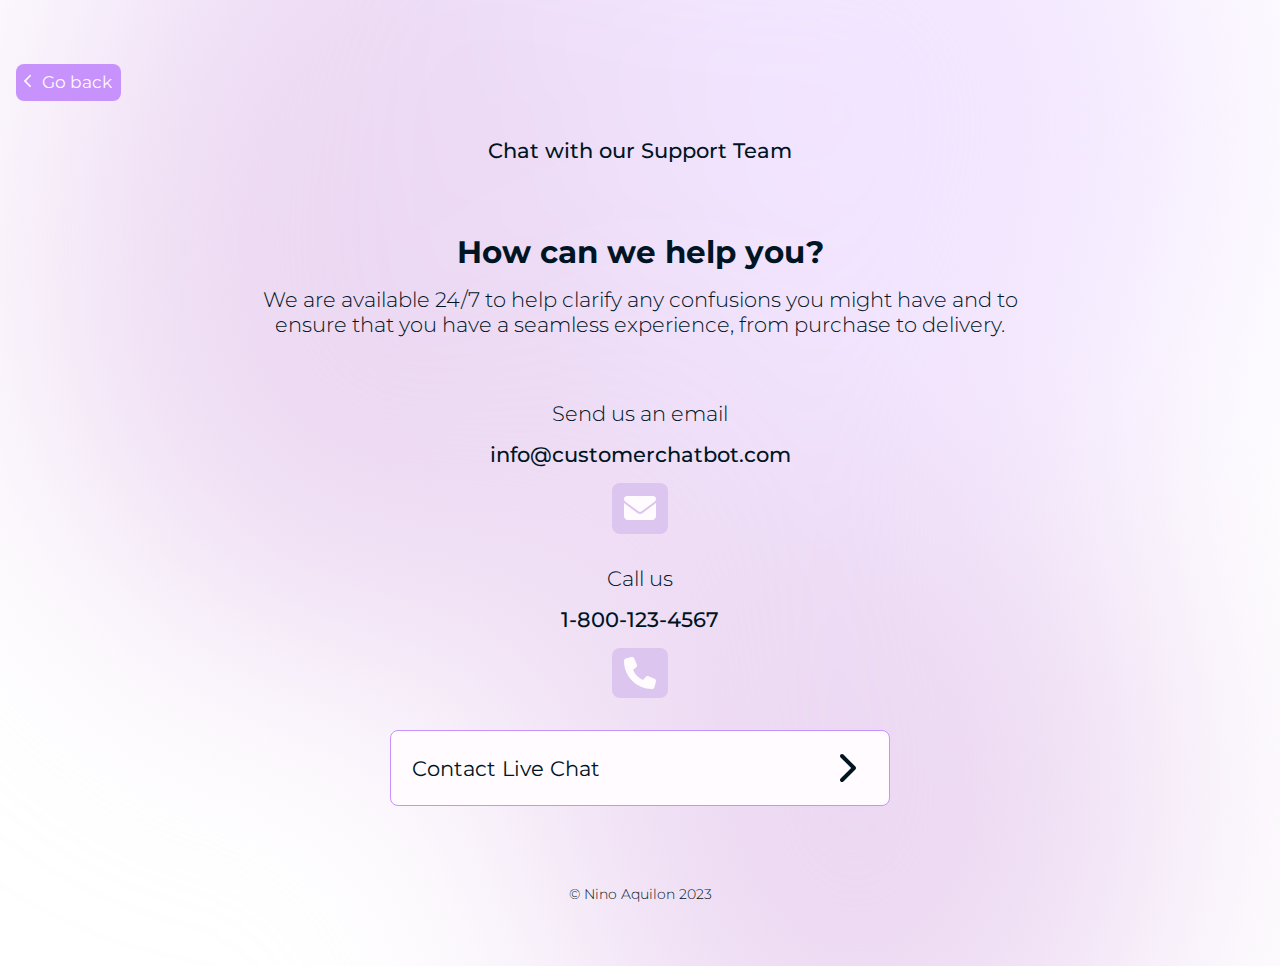
<file: public/index.html>
<!DOCTYPE html>
<html lang="en">

  <head>
    <meta charset="UTF-8" />
    <meta name="viewport" content="width=device-width, initial-scale=1.0" />
    <link rel="stylesheet" href="../css/style.css" />
    <link
      href="https://fonts.googleapis.com/css2?family=Montserrat:ital,wght@0,100;0,200;0,300;0,400;0,500;0,600;0,700;0,800;0,900;1,100;1,200;1,300;1,400;1,500;1,600;1,700;1,800;1,900&display=swap"
      rel="stylesheet" />
    <link rel="apple-touch-icon" sizes="180x180" href="favicon_io (2)/apple-touch-icon.png">
    <link rel="icon" type="image/png" sizes="32x32" href="favicon_io (2)/favicon-32x32.png">
    <link rel="icon" type="image/png" sizes="16x16" href="favicon_io (2)/favicon-16x16.png">
    <link rel="manifest" href="favicon_io (2)/site.webmanifest">
    <meta name="description" content="Chat with our support bot to get help with your order, delivery, payment, returns, and other questions." />
    <title>Customer Care Chat</title>
  </head>
  <body>
      <nav>
          <ul>
            <li><a href="index.html#">
              <svg 
                aria-hidden="true"
                focusable="false"
                xmlns="http://www.w3.org/2000/svg"
                height="14"
                width="14"
                viewBox="0 0 512 512"><!--!Font Awesome Free 6.5.1 by @fontawesome - https://fontawesome.com License - https://fontawesome.com/license/free Copyright 2024 Fonticons, Inc.--><path d="M9.4 233.4c-12.5 12.5-12.5 32.8 0 45.3l192 192c12.5 12.5 32.8 12.5 45.3 0s12.5-32.8 0-45.3L77.3 256 246.6 86.6c12.5-12.5 12.5-32.8 0-45.3s-32.8-12.5-45.3 0l-192 192z" fill="currentColor"/></svg>
              Go back</a>
              
            </li>
            <li><h1>Chat with our Support Team</h1></li>
          </ul>
      </nav>
      
      <main>
        <article id="help-section">
          <h2>How can we help you?</h2>
          <div class="text">
            <p>
              We are available 24/7 to help clarify any confusions you might have and to ensure that you have a seamless experience, from purchase to delivery.</p>
          </div>
        </article>

        <article id="contact">
          <div class="text">
              <h3>Send us an email</h3>
              <p>info@customerchatbot.com</p>
              <a href="mailto:info@customerchatbot.com"
                aria-label="Icon-only Button">
                  <svg
                    xmlns="http://www.w3.org/2000/svg"
                    height="32"
                    width="32"
                    viewBox="0 0 512 512"
                    aria-hidden="true"
                    focusable="false">
                    <path d="M48 64C21.5 64 0 85.5 0 112c0 15.1 7.1 29.3 19.2 38.4L236.8 313.6c11.4 8.5 27 8.5 38.4 0L492.8 150.4c12.1-9.1 19.2-23.3 19.2-38.4c0-26.5-21.5-48-48-48H48zM0 176V384c0 35.3 28.7 64 64 64H448c35.3 0 64-28.7 64-64V176L294.4 339.2c-22.8 17.1-54 17.1-76.8 0L0 176z" fill="currentColor" />
                  </svg>
               </a>
               </div>
               <div class="text">
               <h3>Call us</h3>
                <p>1-800-123-4567</p>
                <a href="tel:1-800-123-4567"
                  aria-label="Icon-only Button">
                    <svg
                      xmlns="http://www.w3.org/2000/svg"
                      height="32"
                      width="32"
                      viewBox="0 0 512 512"
                      aria-hidden="true"
                      focusable="false">
                      <path d="M164.9 24.6c-7.7-18.6-28-28.5-47.4-23.2l-88 24C12.1 30.2 0 46 0 64C0 311.4 200.6 512 448 512c18 0 33.8-12.1 38.6-29.5l24-88c5.3-19.4-4.6-39.7-23.2-47.4l-96-40c-16.3-6.8-35.2-2.1-46.3 11.6L304.7 368C234.3 334.7 177.3 277.7 144 207.3L193.3 167c13.7-11.2 18.4-30 11.6-46.3l-40-96z" fill="currentColor"/>
                    </svg>
                </a>
          </div>
          <a href="chat.html" class="chat-btn">Contact Live Chat
          <svg
              xmlns="http://www.w3.org/2000/svg"
              height="32"
              width="32"
              viewBox="0 0 512 512"
              aria-hidden="true"
              focusable="false">
              <path d="M310.6 233.4c12.5 12.5 12.5 32.8 0 45.3l-192 192c-12.5 12.5-32.8 12.5-45.3 0s-12.5-32.8 0-45.3L242.7 256 73.4 86.6c-12.5-12.5-12.5-32.8 0-45.3s32.8-12.5 45.3 0l192 192z" fill="currentColor"/>

            </svg>
          </a>
        </article>
      </main>

      <footer>
        <p small>&copy; Nino Aquilon 2023</p>
      </footer>

    <script src="../scripts/script.js"></script>
  </body>
</html>
</file>
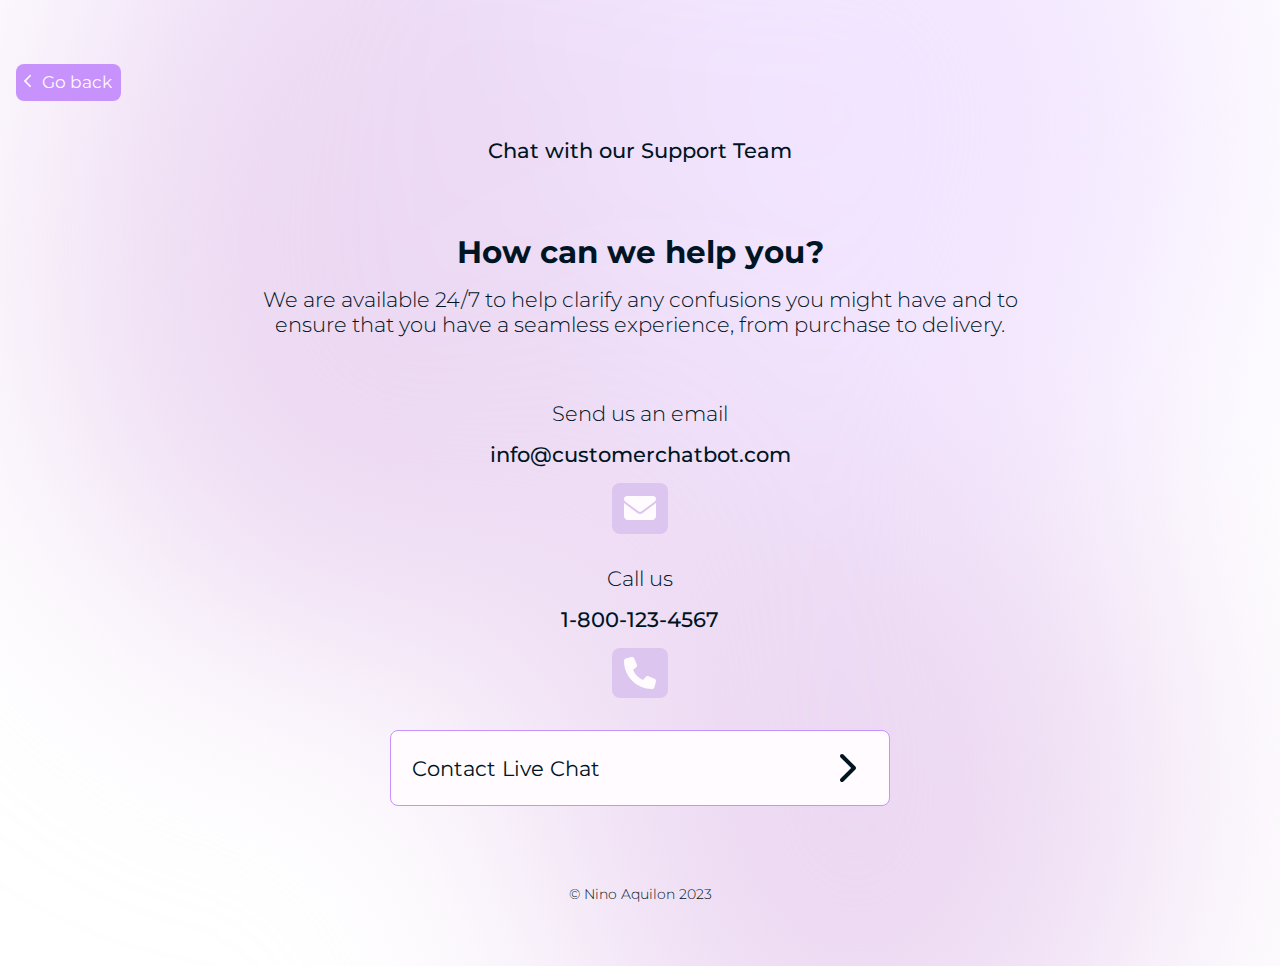
<file: code/public/index.html>
<!DOCTYPE html>
<html lang="en">

  <head>
    <meta charset="UTF-8" />
    <meta name="viewport" content="width=device-width, initial-scale=1.0" />
    <link rel="stylesheet" href="../css/style.css" />
    <link
      href="https://fonts.googleapis.com/css2?family=Montserrat:ital,wght@0,100;0,200;0,300;0,400;0,500;0,600;0,700;0,800;0,900;1,100;1,200;1,300;1,400;1,500;1,600;1,700;1,800;1,900&display=swap"
      rel="stylesheet" />
    <link rel="apple-touch-icon" sizes="180x180" href="favicon_io (2)/apple-touch-icon.png">
    <link rel="icon" type="image/png" sizes="32x32" href="favicon_io (2)/favicon-32x32.png">
    <link rel="icon" type="image/png" sizes="16x16" href="favicon_io (2)/favicon-16x16.png">
    <link rel="manifest" href="favicon_io (2)/site.webmanifest">
    <meta name="description" content="Chat with our support bot to get help with your order, delivery, payment, returns, and other questions." />
    <title>Customer Care Chat</title>
  </head>
  <body>
      <nav>
          <ul>
            <li><a href="index.html#">
              <svg 
                aria-hidden="true"
                focusable="false"
                xmlns="http://www.w3.org/2000/svg"
                height="14"
                width="14"
                viewBox="0 0 512 512"><!--!Font Awesome Free 6.5.1 by @fontawesome - https://fontawesome.com License - https://fontawesome.com/license/free Copyright 2024 Fonticons, Inc.--><path d="M9.4 233.4c-12.5 12.5-12.5 32.8 0 45.3l192 192c12.5 12.5 32.8 12.5 45.3 0s12.5-32.8 0-45.3L77.3 256 246.6 86.6c12.5-12.5 12.5-32.8 0-45.3s-32.8-12.5-45.3 0l-192 192z" fill="currentColor"/></svg>
              Go back</a>
              
            </li>
            <li><h1>Chat with our Support Team</h1></li>
          </ul>
      </nav>
      
      <main>
        <article id="help-section">
          <h2>How can we help you?</h2>
          <div class="text">
            <p>
              We are available 24/7 to help clarify any confusions you might have and to ensure that you have a seamless experience, from purchase to delivery.</p>
          </div>
        </article>

        <article id="contact">
          <div class="text">
              <h3>Send us an email</h3>
              <p>info@customerchatbot.com</p>
              <a href="mailto:info@customerchatbot.com"
                aria-label="Icon-only Button">
                  <svg
                    xmlns="http://www.w3.org/2000/svg"
                    height="32"
                    width="32"
                    viewBox="0 0 512 512"
                    aria-hidden="true"
                    focusable="false">
                    <path d="M48 64C21.5 64 0 85.5 0 112c0 15.1 7.1 29.3 19.2 38.4L236.8 313.6c11.4 8.5 27 8.5 38.4 0L492.8 150.4c12.1-9.1 19.2-23.3 19.2-38.4c0-26.5-21.5-48-48-48H48zM0 176V384c0 35.3 28.7 64 64 64H448c35.3 0 64-28.7 64-64V176L294.4 339.2c-22.8 17.1-54 17.1-76.8 0L0 176z" fill="currentColor" />
                  </svg>
               </a>
               </div>
               <div class="text">
               <h3>Call us</h3>
                <p>1-800-123-4567</p>
                <a href="tel:1-800-123-4567"
                  aria-label="Icon-only Button">
                    <svg
                      xmlns="http://www.w3.org/2000/svg"
                      height="32"
                      width="32"
                      viewBox="0 0 512 512"
                      aria-hidden="true"
                      focusable="false">
                      <path d="M164.9 24.6c-7.7-18.6-28-28.5-47.4-23.2l-88 24C12.1 30.2 0 46 0 64C0 311.4 200.6 512 448 512c18 0 33.8-12.1 38.6-29.5l24-88c5.3-19.4-4.6-39.7-23.2-47.4l-96-40c-16.3-6.8-35.2-2.1-46.3 11.6L304.7 368C234.3 334.7 177.3 277.7 144 207.3L193.3 167c13.7-11.2 18.4-30 11.6-46.3l-40-96z" fill="currentColor"/>
                    </svg>
                </a>
          </div>
          <a href="chat.html" class="chat-btn">Contact Live Chat
          <svg
              xmlns="http://www.w3.org/2000/svg"
              height="32"
              width="32"
              viewBox="0 0 512 512"
              aria-hidden="true"
              focusable="false">
              <path d="M310.6 233.4c12.5 12.5 12.5 32.8 0 45.3l-192 192c-12.5 12.5-32.8 12.5-45.3 0s-12.5-32.8 0-45.3L242.7 256 73.4 86.6c-12.5-12.5-12.5-32.8 0-45.3s32.8-12.5 45.3 0l192 192z" fill="currentColor"/>

            </svg>
          </a>
        </article>
      </main>

      <footer>
        <p small>&copy; Nino Aquilon 2023</p>
      </footer>

    <script src="../script.js"></script>
  </body>
</html>
</file>
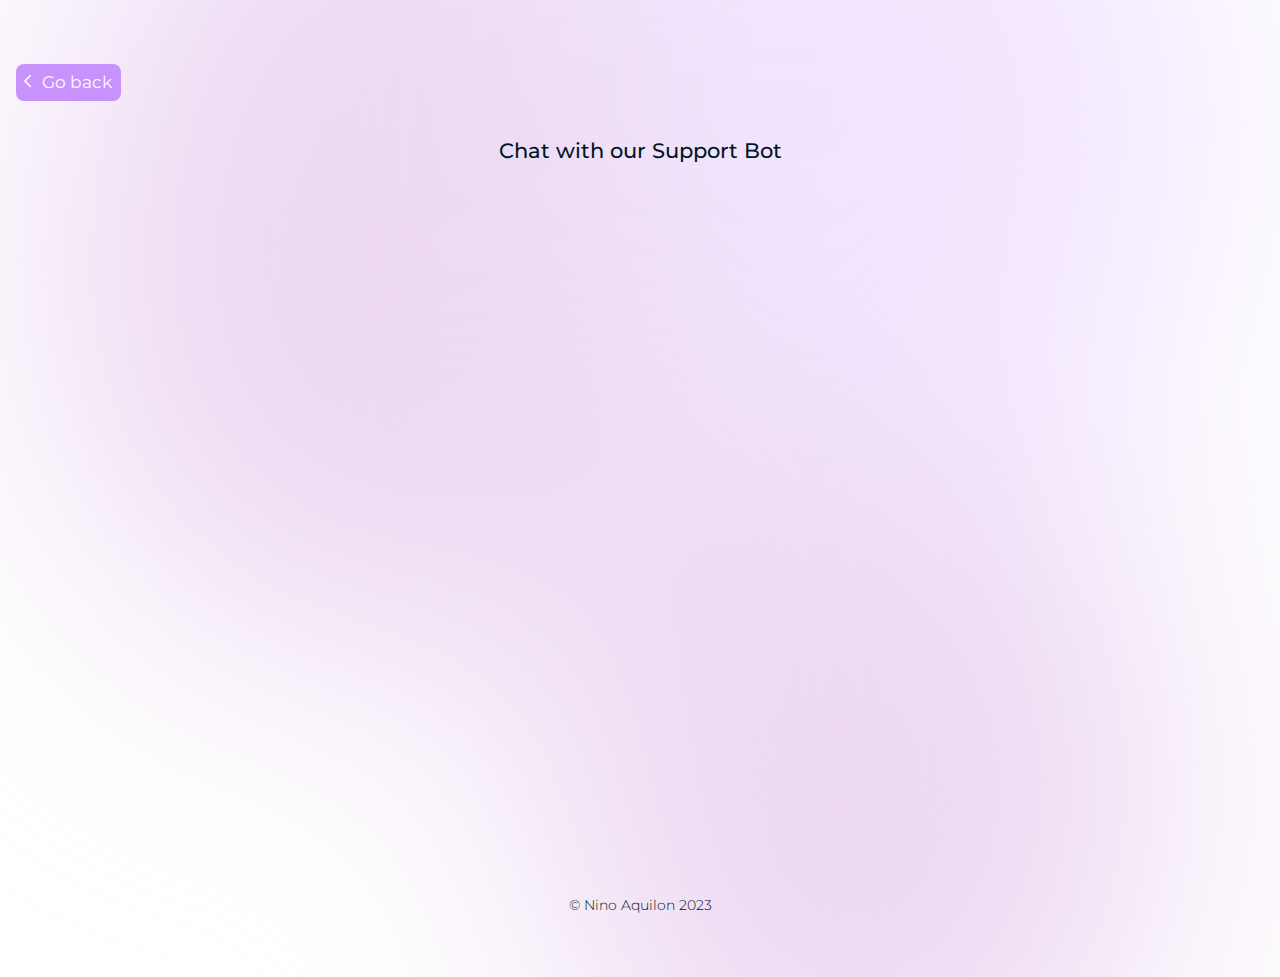
<file: public/chat.html>
<!DOCTYPE html>
<html lang="en">

  <head>
    <meta charset="UTF-8" />
    <meta name="viewport" content="width=device-width, initial-scale=1.0" />
    <link rel="stylesheet" href="../css/style.css" />
    <link
      href="https://fonts.googleapis.com/css2?family=Montserrat:ital,wght@0,100;0,200;0,300;0,400;0,500;0,600;0,700;0,800;0,900;1,100;1,200;1,300;1,400;1,500;1,600;1,700;1,800;1,900&display=swap"
      rel="stylesheet" />
      <link rel="apple-touch-icon" sizes="180x180" href="favicon_io (2)/apple-touch-icon.png">
      <link rel="icon" type="image/png" sizes="32x32" href="favicon_io (2)/favicon-32x32.png">
      <link rel="icon" type="image/png" sizes="16x16" href="favicon_io (2)/favicon-16x16.png">
      <link rel="manifest" href="favicon_io (2)/site.webmanifest">
      <meta name="description" content="Chat with our support bot to get help with your order, delivery, payment, returns, and other questions." />
    <title>Customer Care Chat</title>
  </head>
  <body>
    <nav>
        <ul>
          <li><a href="index.html#">
            <svg 
              aria-hidden="true"
              focusable="false"
              xmlns="http://www.w3.org/2000/svg"
              height="14"
              width="14"
              viewBox="0 0 512 512"><!--!Font Awesome Free 6.5.1 by @fontawesome - https://fontawesome.com License - https://fontawesome.com/license/free Copyright 2024 Fonticons, Inc.--><path d="M9.4 233.4c-12.5 12.5-12.5 32.8 0 45.3l192 192c12.5 12.5 32.8 12.5 45.3 0s12.5-32.8 0-45.3L77.3 256 246.6 86.6c12.5-12.5 12.5-32.8 0-45.3s-32.8-12.5-45.3 0l-192 192z" fill="currentColor"/></svg>
            Go back</a>
            
          </li>
          <li><h1>Chat with our Support Bot</h1></li>
        </ul>
    </nav>

      <main id="main-chat">
        <section class="chat" id="chat"></section>
        <div class="input-wrapper" id="input-wrapper">
          <form id="form">
            <label for="text-input">
              <input type="text" id="text-input" minlength="1" maxlength="25" hidden />
            </label>
            <button id="send-btn" type="submit" hidden>Send</button>
            <div id="options" hidden>
              <button type="button" id="order">Order</button>
              <button type="button" id="delivery">Delivery</button>
              <button type="button" id="payment">Payment</button>
              <button type="button" id="returns">Returns</button>
              <button type="button" id="other">Other</button>
            </div>
            <div id="order-options" hidden>
              <button type="button" id="option1">Product(s) sold out while my order was processed</button>
              <button type="button" id="option2">There was a problem processing my order</button>
              <button type="button" id="option3">I haven't received my order confirmation</button>
              <button type="button" id="option4">Other</button>
            </div>
            <div id="delivery-options" hidden>
              <button type="button" id="option5">I want to change my delivery details</button>
              <button type="button" id="option6">My delivery is delayed</button>
              <button type="button" id="option7">I haven't received my delivery</button>
              <button type="button" id="option8">Other</button>
            </div>
            <div id="payment-options" hidden>
              <button type="button" id="option9">My payment was declined while ordering</address></button>
              <button type="button" id="option10">Products sold out after my payment was processed</button>
              <button type="button" id="option11">I want to change my payment details</button>
              <button type="button" id="option12">Other</button>
            </div>
            <div id="returns-options" hidden>
              <button type="button" id="option13">I want to make a return</button>
              <button type="button" id="option14">I want a refund</button>
              <button type="button" id="option15">I haven't received my refund</button>
              <button type="button" id="option16">Other</button>
            </div>
            <div id="other-options" hidden>
              <button type="button" id="option17">I have a question about a product</address></button>
              <button type="button" id="option18">I have a question about my account</button>
              <button type="button" id="option19">I have a question about a promotion</button>
              <button type="button" id="option20">Other</button>
          </form>
        </div>
      </main>

      <footer>
        <p small>&copy; Nino Aquilon 2023</p>
      </footer>

      <script src="../scripts/script.js"></script>
  </body>
</html>
</file>
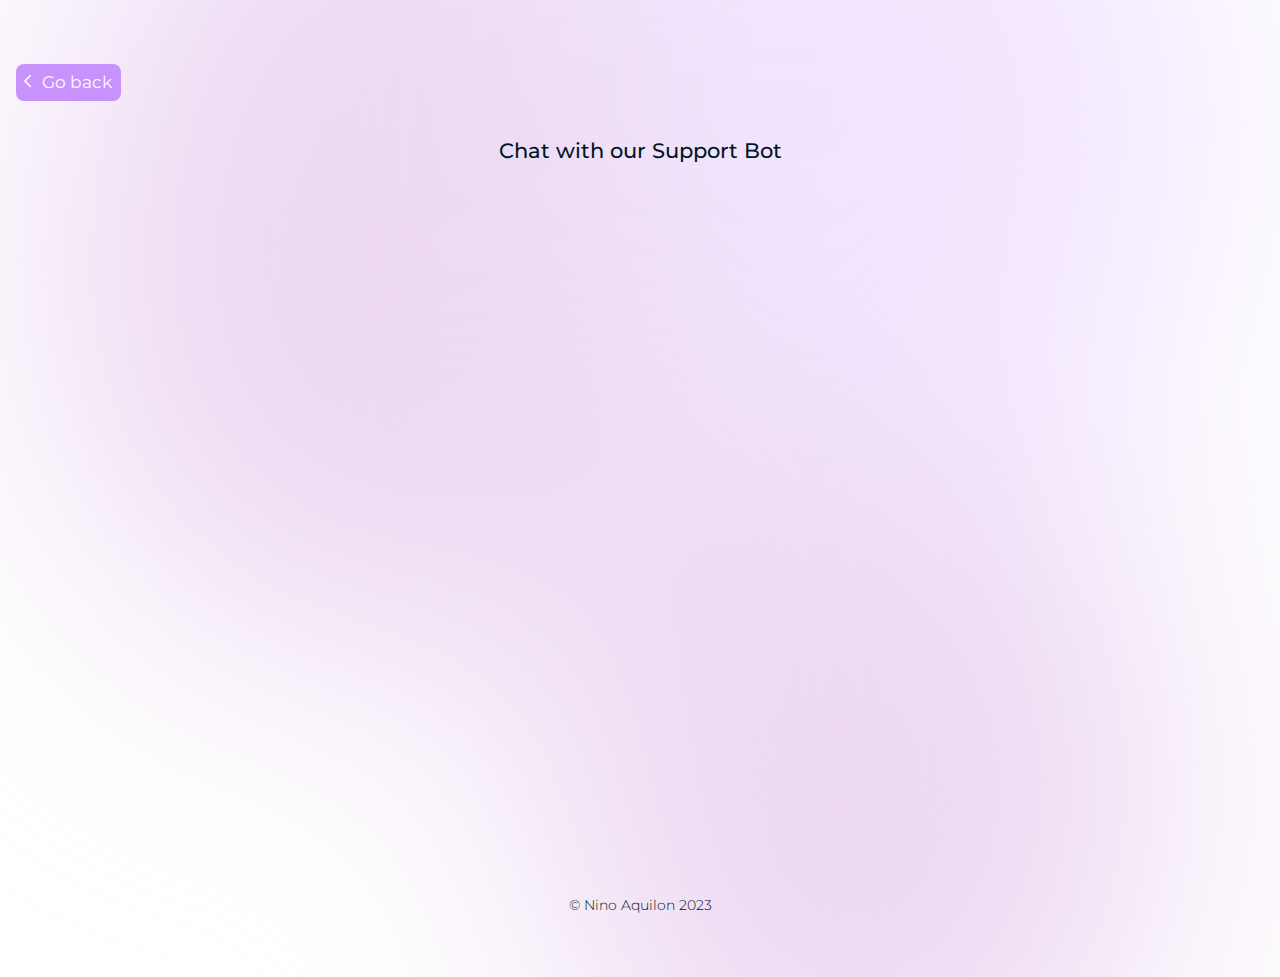
<file: code/public/chat.html>
<!DOCTYPE html>
<html lang="en">

  <head>
    <meta charset="UTF-8" />
    <meta name="viewport" content="width=device-width, initial-scale=1.0" />
    <link rel="stylesheet" href="../css/style.css" />
    <link
      href="https://fonts.googleapis.com/css2?family=Montserrat:ital,wght@0,100;0,200;0,300;0,400;0,500;0,600;0,700;0,800;0,900;1,100;1,200;1,300;1,400;1,500;1,600;1,700;1,800;1,900&display=swap"
      rel="stylesheet" />
      <link rel="apple-touch-icon" sizes="180x180" href="favicon_io (2)/apple-touch-icon.png">
      <link rel="icon" type="image/png" sizes="32x32" href="favicon_io (2)/favicon-32x32.png">
      <link rel="icon" type="image/png" sizes="16x16" href="favicon_io (2)/favicon-16x16.png">
      <link rel="manifest" href="favicon_io (2)/site.webmanifest">
      <meta name="description" content="Chat with our support bot to get help with your order, delivery, payment, returns, and other questions." />
    <title>Customer Care Chat</title>
  </head>
  <body>
    <nav>
        <ul>
          <li><a href="index.html#">
            <svg 
              aria-hidden="true"
              focusable="false"
              xmlns="http://www.w3.org/2000/svg"
              height="14"
              width="14"
              viewBox="0 0 512 512"><!--!Font Awesome Free 6.5.1 by @fontawesome - https://fontawesome.com License - https://fontawesome.com/license/free Copyright 2024 Fonticons, Inc.--><path d="M9.4 233.4c-12.5 12.5-12.5 32.8 0 45.3l192 192c12.5 12.5 32.8 12.5 45.3 0s12.5-32.8 0-45.3L77.3 256 246.6 86.6c12.5-12.5 12.5-32.8 0-45.3s-32.8-12.5-45.3 0l-192 192z" fill="currentColor"/></svg>
            Go back</a>
            
          </li>
          <li><h1>Chat with our Support Bot</h1></li>
        </ul>
    </nav>

      <main id="main-chat">
        <section class="chat" id="chat"></section>
        <div class="input-wrapper" id="input-wrapper">
          <form id="form">
            <label for="text-input">
              <input type="text" id="text-input" minlength="1" maxlength="25" hidden />
            </label>
            <button id="send-btn" type="submit" hidden>Send</button>
            <div id="options" hidden>
              <button type="button" id="order">Order</button>
              <button type="button" id="delivery">Delivery</button>
              <button type="button" id="payment">Payment</button>
              <button type="button" id="returns">Returns</button>
              <button type="button" id="other">Other</button>
            </div>
            <div id="order-options" hidden>
              <button type="button" id="option1">Product(s) sold out while my order was processed</button>
              <button type="button" id="option2">There was a problem processing my order</button>
              <button type="button" id="option3">I haven't received my order confirmation</button>
              <button type="button" id="option4">Other</button>
            </div>
            <div id="delivery-options" hidden>
              <button type="button" id="option5">I want to change my delivery details</button>
              <button type="button" id="option6">My delivery is delayed</button>
              <button type="button" id="option7">I haven't received my delivery</button>
              <button type="button" id="option8">Other</button>
            </div>
            <div id="payment-options" hidden>
              <button type="button" id="option9">My payment was declined while ordering</address></button>
              <button type="button" id="option10">Products sold out after my payment was processed</button>
              <button type="button" id="option11">I want to change my payment details</button>
              <button type="button" id="option12">Other</button>
            </div>
            <div id="returns-options" hidden>
              <button type="button" id="option13">I want to make a return</button>
              <button type="button" id="option14">I want a refund</button>
              <button type="button" id="option15">I haven't received my refund</button>
              <button type="button" id="option16">Other</button>
            </div>
            <div id="other-options" hidden>
              <button type="button" id="option17">I have a question about a product</address></button>
              <button type="button" id="option18">I have a question about my account</button>
              <button type="button" id="option19">I have a question about a promotion</button>
              <button type="button" id="option20">Other</button>
          </form>
        </div>
      </main>

      <footer>
        <p small>&copy; Nino Aquilon 2023</p>
      </footer>

      <script src="../script.js"></script>
  </body>
</html>
</file>
<file: css/style.css>
:root {
  --ltviolet: #DCC5EF;
  --violet: #C792FC;
  --dkviolet: #8F49F2;
  --black: #001524;
  --white: #FFFBFF;
  --sans: 'Montserrat', sans-serif;
  --font-size: 1.3rem;
  --border-radius: 0.5rem;
}

html {
  box-sizing: border-box;
  overflow-x: hidden;
  text-wrap: pretty;
}
*, *::before, *::after {
  box-sizing: inherit;
}

*:focus-visible {
  outline: 3px solid black;
  outline-offset: 0.25rem;
  border-radius: 0.125rem;
  }

body {
margin: 0;
padding: 0;
border: 0;
font-family: var(--sans);
font-size: var(--font-size);
color: var(--black);;
background-image: url(/code/assets/bbblurry_background.svg);
background-size: cover;
  background-repeat: no-repeat;
  background-position: center center;
  height: 100vh;
  width: 100vw;
}

a {
  text-decoration: none;
  color: var(--black);
  &:visited {
    color: var(--black);
  }
  &:active {
    color: var(--black);
  }
}

h1 {
  text-align: center;
  margin: 0;
  padding: 0;
  line-height: 1.75;
  font-weight: 500;
  font-size: var(--font-size);
}

h2 {
  margin: 0;
  padding: 0;
}

h3 {
  margin: 0;
  padding: 0;
  font-size: var(--font-size);
  font-weight: 300;
}

p {
  margin: 0;
  padding: 0;
  font-weight: 300;
}


input {
  border: none;
  border-radius: var(--border-radius);
  padding: 1em;
  font-size: var(--font-size);
  font-family: var(--sans);
  font-weight: 400;
  line-height: 26px;
  flex: 1;
  width: 100%;
}

main {
  display: flex;
  flex-flow: column wrap;
  gap: 3rem;
  max-width: 800px;
  margin: 0 auto;
}

#main-chat {
  margin: 0 auto;
  width: 100%;
  max-width: 800px;
  height: 600px;
  border-radius: var(--border-radius);
  display: flex;
  flex-flow: column nowrap;
}

#main-chat .chat {
  flex: 1;
  display: flex;
  justify-content: flex-start;
  overflow: scroll;
  flex-flow: column nowrap;
}

.input-wrapper form {
  width: 100%;
  display: flex;
  align-items: center;
  justify-content: space-evenly;
}

.chat {
  flex: 1;
  display: flex;
  justify-content: flex-start;
  overflow: scroll;
  flex-direction: column;
  padding-bottom: 16px;
}

.bot-msg {
  display: flex;
  margin: 16px 8px 0 0;
  flex-shrink: 0;
  
}

.user-msg {
  display: flex;
  justify-content: flex-end;
  margin: 16px 0 0 8px;
  flex-shrink: 0;
}


.bubble {
  font-weight: 600;
  font-size: var(--font-size);
  line-height: 26px;
  padding: 16px 24px;
  max-width: 40%;
}

.bot-bubble {
  border-radius: var(--border-radius);
  margin-left: 8px;
  background-color: var(--white);
  color: var(--black);
}

.user-bubble {
  border-radius: var(--border-radius);
  margin-right: 8px;
  background-color: var(--violet);
  color: var(--white);
}

.input-wrapper {
  display: flex;
  justify-content: center;
}


button {
  background-color: var(--violet);
  color: var(--white);
  border: none;
  border-radius: var(--border-radius);
  padding: 16px 40px;
  margin: 0.5rem;
  font-size: var(--font-size);
  line-height: 26px;
  font-weight: 500;
  cursor: pointer;
  transition: all 0.3s ease;
}

button:hover {
  background-color: var(--ltviolet);
  transition: all 0.2s ease;
}

/* Ensure that the hidden attribute takes precedence */
#options[hidden], #order-options[hidden], #payment-options[hidden],
#delivery-options[hidden], #returns-options[hidden], #other-options[hidden] {
  display: none !important;;
}

/* nav section */

nav {
  padding: 4rem 1rem;
  font-size: 80%;
}

nav ul {
  list-style-type: none;
  margin: 0;
  padding: 0;
  display: flex;
  flex-flow: row wrap;
  justify-content: center;
  align-items: center;
  gap: 2rem;
}

nav li:first-child {
  flex-basis: 100%;
  text-align: left;
  display: flex;
  align-items: center;
}

nav ul li a {
  text-decoration: none;
  color: var(--white);
  &:visited {
    color: var(--white);
  };
  &:active {
    color: var(--white);
  };
  background-color: var(--violet);
  padding: 0.5em;
  border-radius: var(--border-radius);
  transition: all 220ms ease-in-out 0s;
  &:hover {
    background-color: var(--ltviolet);
  }
}

/* footer */

footer {
  padding: 4rem 0;
  text-align: center;
}

footer ul {
  list-style-type: none;
  margin: 2rem 0;
  padding: 0;
  display: flex;
  flex-flow: row wrap;
  justify-content: center;
  align-items: center;
  gap: 3rem;
}

footer p {
  font-size: calc(var(--font-size) /1.5 );
}

footer ul li img {
  width: 80px;
  height: 100%;
}

/* help section */

#help-section {
  display: flex;
  flex-flow: column wrap;
  padding: 0 1rem;
  gap: 1rem;
  text-align: center;
}

#help-section .text {
  display: block;
}

/* contact section */

#contact {
  padding: 0 1rem;
}

#contact .text {
  display: flex;
  flex-flow: column wrap;
  align-items: center;
  padding: 1rem 0;
  gap: 1rem;
}

#contact .text a {
  display: flex;
  align-items: center;
  color: var(--white);
  background-color: var(--ltviolet);
  padding: 0.45em 0.6em;
  border-radius: var(--border-radius);
  cursor: pointer;
  transition: all 220ms ease-in-out 0s;
  &:hover {
    transform: scale(1.1);
    border: none;
    background-color: var(--violet);
  };
  &:focus {
    outline-style: solid;
    outline-color: transparent;
    box-shadow: 0 0 0 4px #333333;
  };
}

#contact .text p {
  font-weight: 500;
}

#contact .chat-btn {
  cursor: pointer;
  color: var(--black);
    background-color: var(--white);
    display: flex;
    justify-content: space-between;
    align-items: center;
    padding: 1em;
    border-radius: var(--border-radius);
    border: 1px solid var(--violet);
    max-width: 500px;
    margin: 1rem auto;
}


/* media queries */

@media screen and (min-width: 550px) {
  /* display: flow-root to clear the float */
  #help-section .text {
    display: flow-root;
    max-width: 900px;
  }
  #options, #order-options, #payment-options, #delivery-options,
  #returns-options, #other-options {
  display: flex;
    flex-flow: row wrap;
    justify-content: center;
}
}
</file>
<file: code/css/style.css>
:root {
  --ltviolet: #DCC5EF;
  --violet: #C792FC;
  --dkviolet: #8F49F2;
  --black: #001524;
  --white: #FFFBFF;
  --sans: 'Montserrat', sans-serif;
  --font-size: 1.3rem;
  --border-radius: 0.5rem;
}

html {
  box-sizing: border-box;
  overflow-x: hidden;
  text-wrap: pretty;
}
*, *::before, *::after {
  box-sizing: inherit;
}

*:focus-visible {
  outline: 3px solid black;
  outline-offset: 0.25rem;
  border-radius: 0.125rem;
  }

body {
margin: 0;
padding: 0;
border: 0;
font-family: var(--sans);
font-size: var(--font-size);
color: var(--black);;
background-image: url(/code/assets/bbblurry_background.svg);
background-size: cover;
  background-repeat: no-repeat;
  background-position: center center;
  height: 100vh;
  width: 100vw;
}

a {
  text-decoration: none;
  color: var(--black);
  &:visited {
    color: var(--black);
  }
  &:active {
    color: var(--black);
  }
}

h1 {
  text-align: center;
  margin: 0;
  padding: 0;
  line-height: 1.75;
  font-weight: 500;
  font-size: var(--font-size);
}

h2 {
  margin: 0;
  padding: 0;
}

h3 {
  margin: 0;
  padding: 0;
  font-size: var(--font-size);
  font-weight: 300;
}

p {
  margin: 0;
  padding: 0;
  font-weight: 300;
}


input {
  border: none;
  border-radius: var(--border-radius);
  padding: 1em;
  font-size: var(--font-size);
  font-family: var(--sans);
  font-weight: 400;
  line-height: 26px;
  flex: 1;
  width: 100%;
}

main {
  display: flex;
  flex-flow: column wrap;
  gap: 3rem;
  max-width: 800px;
  margin: 0 auto;
}

#main-chat {
  margin: 0 auto;
  width: 100%;
  max-width: 800px;
  height: 600px;
  border-radius: var(--border-radius);
  display: flex;
  flex-flow: column nowrap;
}

#main-chat .chat {
  flex: 1;
  display: flex;
  justify-content: flex-start;
  overflow: scroll;
  flex-flow: column nowrap;
}

.input-wrapper form {
  width: 100%;
  display: flex;
  align-items: center;
  justify-content: space-evenly;
}

.chat {
  flex: 1;
  display: flex;
  justify-content: flex-start;
  overflow: scroll;
  flex-direction: column;
  padding-bottom: 16px;
}

.bot-msg {
  display: flex;
  margin: 16px 8px 0 0;
  flex-shrink: 0;
  
}

.user-msg {
  display: flex;
  justify-content: flex-end;
  margin: 16px 0 0 8px;
  flex-shrink: 0;
}


.bubble {
  font-weight: 600;
  font-size: var(--font-size);
  line-height: 26px;
  padding: 16px 24px;
  max-width: 40%;
}

.bot-bubble {
  border-radius: var(--border-radius);
  margin-left: 8px;
  background-color: var(--white);
  color: var(--black);
}

.user-bubble {
  border-radius: var(--border-radius);
  margin-right: 8px;
  background-color: var(--violet);
  color: var(--white);
}

.input-wrapper {
  display: flex;
  justify-content: center;
}


button {
  background-color: var(--violet);
  color: var(--white);
  border: none;
  border-radius: var(--border-radius);
  padding: 16px 40px;
  margin: 0.5rem;
  font-size: var(--font-size);
  line-height: 26px;
  font-weight: 500;
  cursor: pointer;
  transition: all 0.3s ease;
}

button:hover {
  background-color: var(--ltviolet);
  transition: all 0.2s ease;
}

/* Ensure that the hidden attribute takes precedence */
#options[hidden], #order-options[hidden], #payment-options[hidden],
#delivery-options[hidden], #returns-options[hidden], #other-options[hidden] {
  display: none !important;;
}

/* nav section */

nav {
  padding: 4rem 1rem;
  font-size: 80%;
}

nav ul {
  list-style-type: none;
  margin: 0;
  padding: 0;
  display: flex;
  flex-flow: row wrap;
  justify-content: center;
  align-items: center;
  gap: 2rem;
}

nav li:first-child {
  flex-basis: 100%;
  text-align: left;
  display: flex;
  align-items: center;
}

nav ul li a {
  text-decoration: none;
  color: var(--white);
  &:visited {
    color: var(--white);
  };
  &:active {
    color: var(--white);
  };
  background-color: var(--violet);
  padding: 0.5em;
  border-radius: var(--border-radius);
  transition: all 220ms ease-in-out 0s;
  &:hover {
    background-color: var(--ltviolet);
  }
}

/* footer */

footer {
  padding: 4rem 0;
  text-align: center;
}

footer ul {
  list-style-type: none;
  margin: 2rem 0;
  padding: 0;
  display: flex;
  flex-flow: row wrap;
  justify-content: center;
  align-items: center;
  gap: 3rem;
}

footer p {
  font-size: calc(var(--font-size) /1.5 );
}

footer ul li img {
  width: 80px;
  height: 100%;
}

/* help section */

#help-section {
  display: flex;
  flex-flow: column wrap;
  padding: 0 1rem;
  gap: 1rem;
  text-align: center;
}

#help-section .text {
  display: block;
}

/* contact section */

#contact {
  padding: 0 1rem;
}

#contact .text {
  display: flex;
  flex-flow: column wrap;
  align-items: center;
  padding: 1rem 0;
  gap: 1rem;
}

#contact .text a {
  display: flex;
  align-items: center;
  color: var(--white);
  background-color: var(--ltviolet);
  padding: 0.45em 0.6em;
  border-radius: var(--border-radius);
  cursor: pointer;
  transition: all 220ms ease-in-out 0s;
  &:hover {
    transform: scale(1.1);
    border: none;
    background-color: var(--violet);
  };
  &:focus {
    outline-style: solid;
    outline-color: transparent;
    box-shadow: 0 0 0 4px #333333;
  };
}

#contact .text p {
  font-weight: 500;
}

#contact .chat-btn {
  cursor: pointer;
  color: var(--black);
    background-color: var(--white);
    display: flex;
    justify-content: space-between;
    align-items: center;
    padding: 1em;
    border-radius: var(--border-radius);
    border: 1px solid var(--violet);
    max-width: 500px;
    margin: 1rem auto;
}


/* media queries */

@media screen and (min-width: 550px) {
  /* display: flow-root to clear the float */
  #help-section .text {
    display: flow-root;
    max-width: 900px;
  }
  #options, #order-options, #payment-options, #delivery-options,
  #returns-options, #other-options {
  display: flex;
    flex-flow: row wrap;
    justify-content: center;
}
}
</file>
